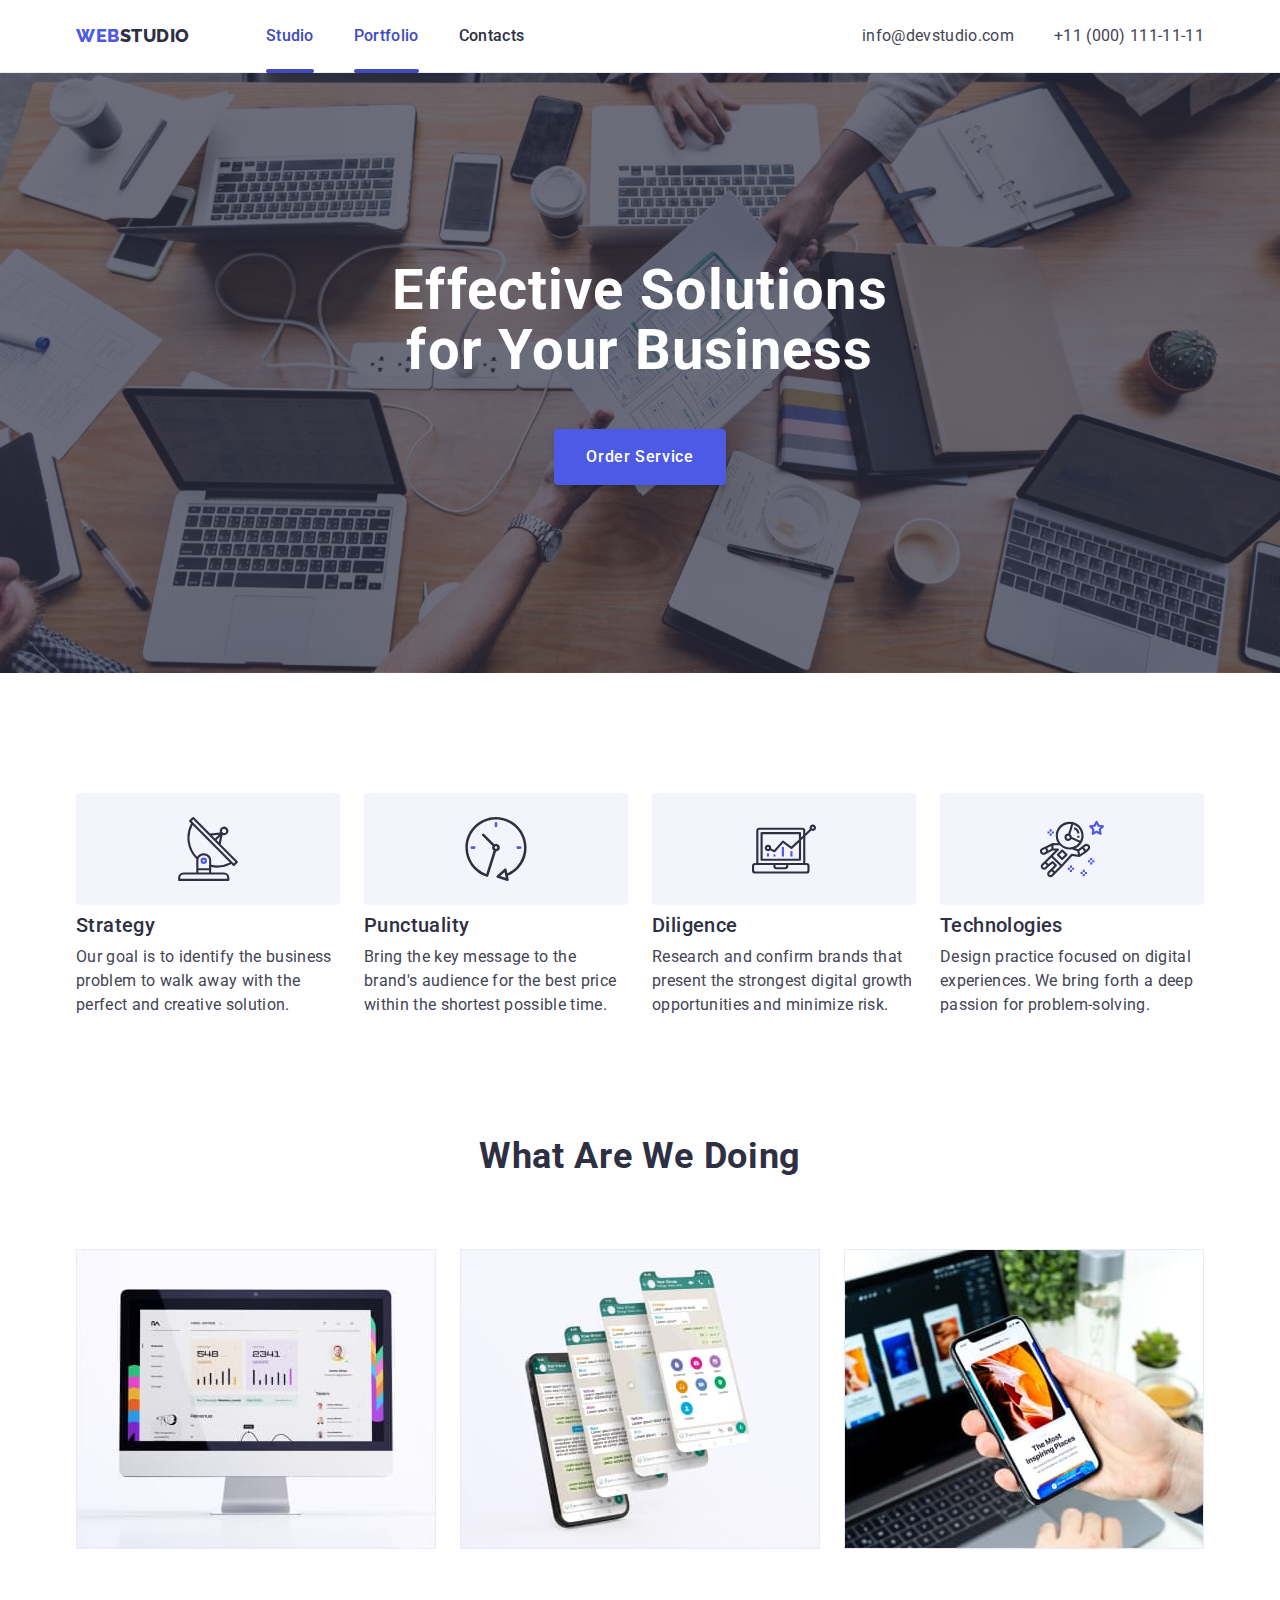
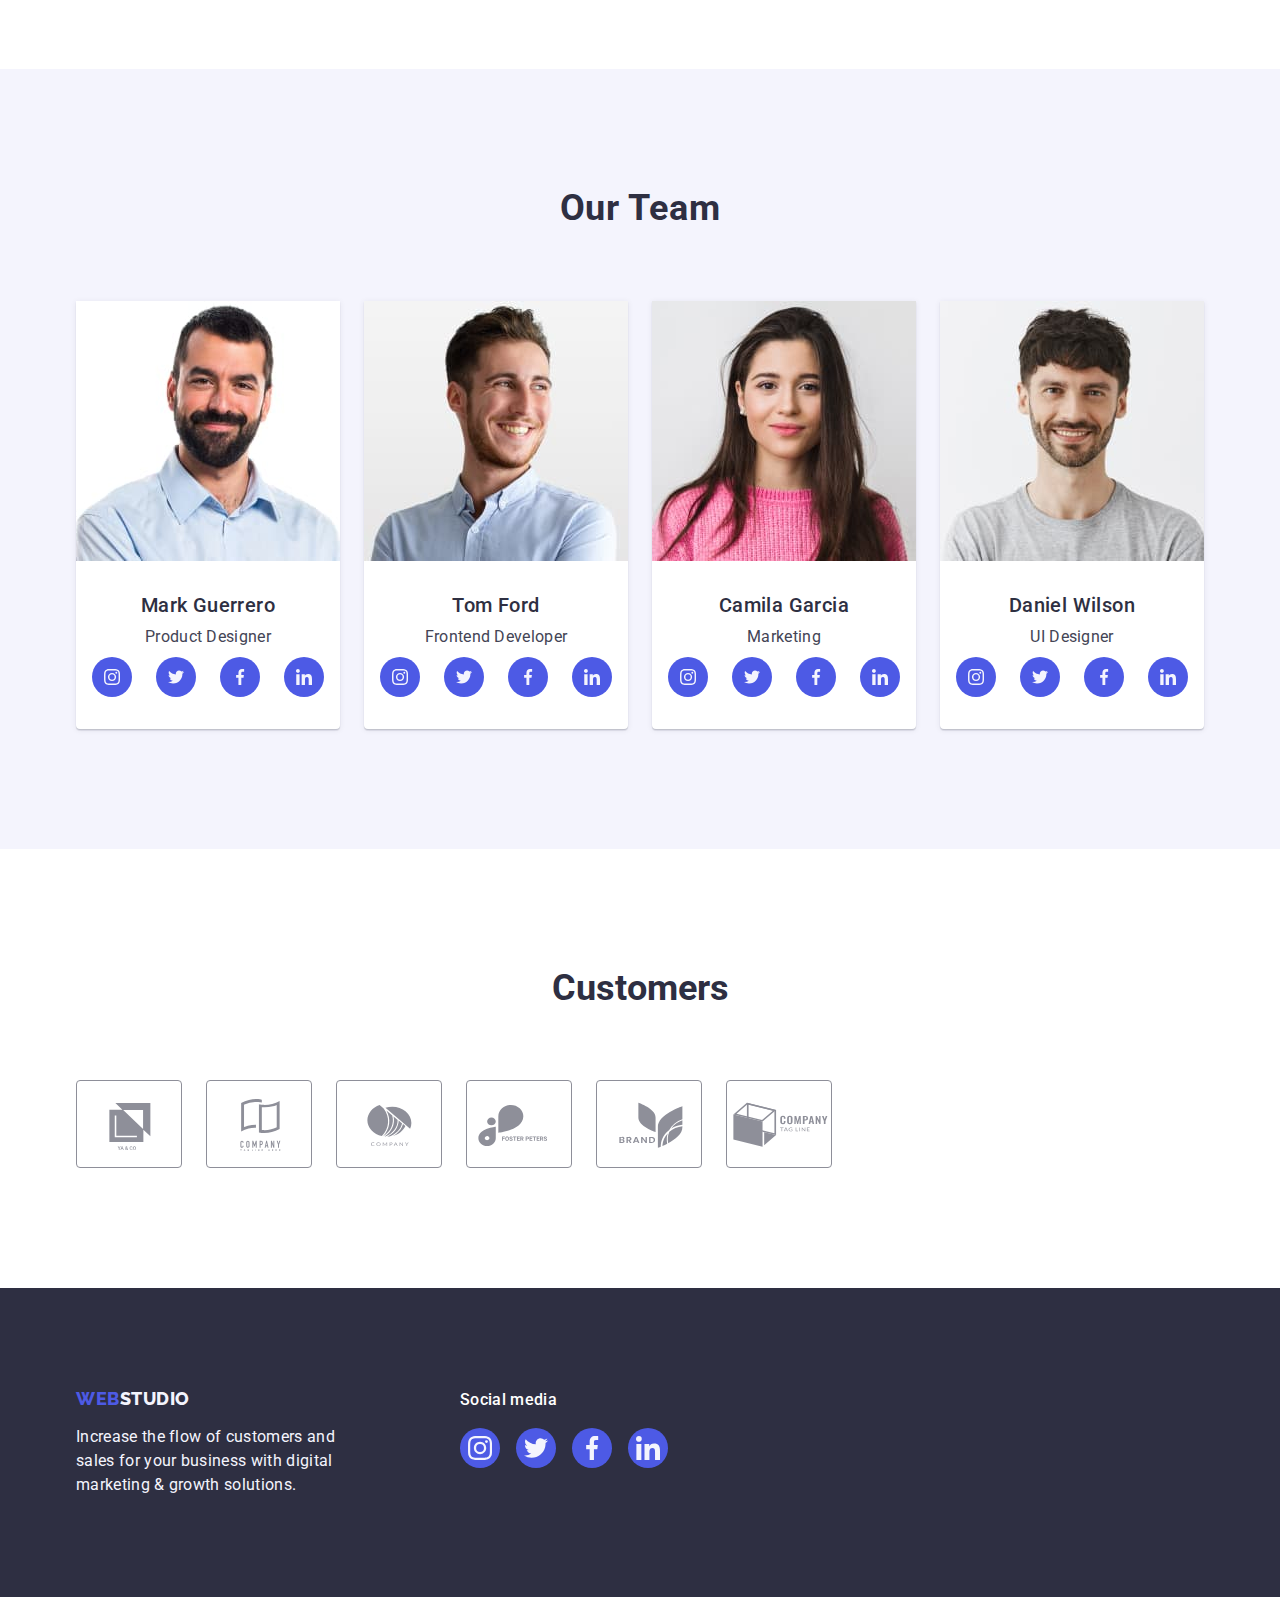
<file: index.html>
<!DOCTYPE html>
<html lang="en">
  <head>
    <meta charset="UTF-8" />
    <meta http-equiv="X-UA-Compatible" content="IE=edge" />
    <meta name="viewport" content="width=device-width, initial-scale=1.0" />
    <title>Studio</title>
    <link rel="preconnect" href="https://fonts.googleapis.com" />
    <link rel="preconnect" href="https://fonts.gstatic.com" crossorigin />
    <link
      href="https://fonts.googleapis.com/css2?family=Raleway:wght@800&family=Roboto:wght@400;500;700;900&display=swap"
      rel="stylesheet"
    />
    <link
      rel="stylesheet"
      href="https://cdn.jsdelivr.net/npm/modern-normalize@1.1.0/modern-normalize.min.css"
    />
    <link rel="stylesheet" href="./css/styles.css" />
  </head>
  <body>
    <!--Header-->
    <header class="page-header">
      <div class="container logo-part-container">
        <nav class="page-nav">
          <a class="logo link" href="./index.html"
            >Web<span class="logo-part link">Studio</span>
          </a>
          <ul class="menu list">
            <li class="menu-item">
              <a class="menu-list-item current link" href="./index.html">Studio</a>
            </li>
            <li class="menu-item">
              <a class="menu-list-item current link" href="./portfolio.html">Portfolio</a>
            </li>
            <li class="menu-item"><a class="menu-list-item link" href="">Contacts</a></li>
          </ul>
        </nav>
        <address class="contact-item-list">
          <ul class="menu list">
            <li>
              <a class="contact-item contact-mail link" href="mailto:info@devstudio.com"
                >info@devstudio.com</a
              >
            </li>
            <li><a class="contact-item link" href="tel:+110001111111">+11 (000) 111-11-11</a></li>
          </ul>
        </address>
      </div>
    </header>
    <!--Main-->
    <main>
      <section class="hero-block main-section">
        <div class="container">
          <h1 class="main-text">Effective Solutions for Your Business</h1>
          <button class="order-btn" type="button" data-modal-open>Order Service</button>
        </div>
      </section>
      <!--Section 1-->
      <section class="section">
        <div class="container">
          <h2 class="visually-hidden">Features</h2>
          <ul class="first-section-container list">
            <li class="first-section-container-item">
              <div class="first-section-icon-container">
                <svg aria-label="іконка антена" width="64" height="64">
                  <use href="./images/icons.svg#icon-antenna"></use>
                </svg>
              </div>
              <h3 class="feature-name">Strategy</h3>
              <p class="feature-descr">
                Our goal is to identify the business problem to walk away with the perfect and
                creative solution.
              </p>
            </li>
            <li class="first-section-container-item">
              <div class="first-section-icon-container">
                <svg aria-label="іконка годинник" width="64" height="64">
                  <use href="./images/icons.svg#icon-clock"></use>
                </svg>
              </div>
              <h3 class="feature-name">Punctuality</h3>
              <p class="feature-descr">
                Bring the key message to the brand's audience for the best price within the shortest
                possible time.
              </p>
            </li>
            <li class="first-section-container-item">
              <div class="first-section-icon-container">
                <svg aria-label="іконка діаграма" width="64" height="64">
                  <use href="./images/icons.svg#icon-diagram"></use>
                </svg>
              </div>
              <h3 class="feature-name">Diligence</h3>
              <p class="feature-descr">
                Research and confirm brands that present the strongest digital growth opportunities
                and minimize risk.
              </p>
            </li>
            <li class="first-section-container-item">
              <div class="first-section-icon-container">
                <svg aria-label="іконка астронавта" width="64" height="64">
                  <use href="./images/icons.svg#icon-astronaut"></use>
                </svg>
              </div>
              <h3 class="feature-name">Technologies</h3>
              <p class="feature-descr">
                Design practice focused on digital experiences. We bring forth a deep passion for
                problem-solving.
              </p>
            </li>
          </ul>
        </div>
      </section>

      <!--Section 2-->
      <section class="second-section">
        <div class="container">
          <h2 class="title">What are we doing</h2>
          <ul class="list title-item-container">
            <li class="second-section-card">
              <img class="card-item-style" src="./images/img1.jpg" alt="comp" width="360" />
            </li>
            <li class="second-section-card">
              <img class="card-item-style" src="./images/img2.jpg" alt="screen" width="360" />
            </li>
            <li class="second-section-card">
              <img class="card-item-style" src="./images/img3.jpg" alt="comp-screen" width="360" />
            </li>
          </ul>
        </div>
      </section>

      <!--Section 3-->
      <section class="team-card section">
        <div class="container">
          <h2 class="title">Our Team</h2>
          <ul class="list team-card-container">
            <li class="team">
              <img src="./images/mark.jpg" alt="mark" width="264" />
              <div class="team-description">
                <h3 class="team-name">Mark Guerrero</h3>
                <p class="team-position">Product Designer</p>
                <ul class="social-list list">
                  <li class="social-list-item">
                    <a href="" class="social-list-link">
                      <svg
                        class="social-list-icon"
                        aria-label="іконка інстаграму"
                        width="16"
                        height="16"
                      >
                        <use href="./images/icons.svg#icon-instagram"></use>
                      </svg>
                    </a>
                  </li>
                  <li class="social-list-item">
                    <a href="" class="social-list-link">
                      <svg
                        class="social-list-icon"
                        aria-label="іконка твітера"
                        width="16"
                        height="16"
                      >
                        <use href="./images/icons.svg#icon-twitter"></use>
                      </svg>
                    </a>
                  </li>
                  <li class="social-list-item">
                    <a href="" class="social-list-link">
                      <svg
                        class="social-list-icon"
                        aria-label="іконка фейсбука"
                        width="16"
                        height="16"
                      >
                        <use href="./images/icons.svg#icon-facebook"></use>
                      </svg>
                    </a>
                  </li>
                  <li class="social-list-item">
                    <a href="" class="social-list-link">
                      <svg
                        class="social-list-icon"
                        aria-label="іконка лінкедина"
                        width="16"
                        height="16"
                      >
                        <use href="./images/icons.svg#icon-linkedin"></use>
                      </svg>
                    </a>
                  </li>
                </ul>
              </div>
            </li>
            <li class="team">
              <img src="./images/tom.jpg" alt="tom" width="264" />
              <div class="team-description">
                <h3 class="team-name">Tom Ford</h3>
                <p class="team-position">Frontend Developer</p>
                <ul class="social-list list">
                  <li class="social-list-item">
                    <a href="" class="social-list-link">
                      <svg
                        class="social-list-icon"
                        aria-label="іконка інстаграму"
                        width="16"
                        height="16"
                      >
                        <use href="./images/icons.svg#icon-instagram"></use>
                      </svg>
                    </a>
                  </li>
                  <li class="social-list-item">
                    <a href="" class="social-list-link">
                      <svg
                        class="social-list-icon"
                        aria-label="іконка твітера"
                        width="16"
                        height="16"
                      >
                        <use href="./images/icons.svg#icon-twitter"></use>
                      </svg>
                    </a>
                  </li>
                  <li class="social-list-item">
                    <a href="" class="social-list-link">
                      <svg
                        class="social-list-icon"
                        aria-label="іконка фейсбука"
                        width="16"
                        height="16"
                      >
                        <use href="./images/icons.svg#icon-facebook"></use>
                      </svg>
                    </a>
                  </li>
                  <li class="social-list-item">
                    <a href="" class="social-list-link">
                      <svg
                        class="social-list-icon"
                        aria-label="іконка лінкедина"
                        width="16"
                        height="16"
                      >
                        <use href="./images/icons.svg#icon-linkedin"></use>
                      </svg>
                    </a>
                  </li>
                </ul>
              </div>
            </li>
            <li class="team">
              <img src="./images/kamila.jpg" alt="kamila" width="264" />
              <div class="team-description">
                <h3 class="team-name">Camila Garcia</h3>
                <p class="team-position">Marketing</p>
                <ul class="social-list list">
                  <li class="social-list-item">
                    <a href="" class="social-list-link">
                      <svg
                        class="social-list-icon"
                        aria-label="іконка інстаграму"
                        width="16"
                        height="16"
                      >
                        <use href="./images/icons.svg#icon-instagram"></use>
                      </svg>
                    </a>
                  </li>
                  <li class="social-list-item">
                    <a href="" class="social-list-link">
                      <svg
                        class="social-list-icon"
                        aria-label="іконка твітера"
                        width="16"
                        height="16"
                      >
                        <use href="./images/icons.svg#icon-twitter"></use>
                      </svg>
                    </a>
                  </li>
                  <li class="social-list-item">
                    <a href="" class="social-list-link">
                      <svg
                        class="social-list-icon"
                        aria-label="іконка фейсбука"
                        width="16"
                        height="16"
                      >
                        <use href="./images/icons.svg#icon-facebook"></use>
                      </svg>
                    </a>
                  </li>
                  <li class="social-list-item">
                    <a href="" class="social-list-link">
                      <svg
                        class="social-list-icon"
                        aria-label="іконка лінкедина"
                        width="16"
                        height="16"
                      >
                        <use href="./images/icons.svg#icon-linkedin"></use>
                      </svg>
                    </a>
                  </li>
                </ul>
              </div>
            </li>
            <li class="team">
              <img src="./images/daniel.jpg" alt="daniel" width="264" />
              <div class="team-description">
                <h3 class="team-name">Daniel Wilson</h3>
                <p class="team-position">UI Designer</p>
                <ul class="social-list list">
                  <li class="social-list-item">
                    <a href="" class="social-list-link">
                      <svg
                        class="social-list-icon"
                        aria-label="іконка інстаграму"
                        width="16"
                        height="16"
                      >
                        <use href="./images/icons.svg#icon-instagram"></use>
                      </svg>
                    </a>
                  </li>
                  <li class="social-list-item">
                    <a href="" class="social-list-link">
                      <svg
                        class="social-list-icon"
                        aria-label="іконка твітера"
                        width="16"
                        height="16"
                      >
                        <use href="./images/icons.svg#icon-twitter"></use>
                      </svg>
                    </a>
                  </li>
                  <li class="social-list-item">
                    <a href="" class="social-list-link">
                      <svg
                        class="social-list-icon"
                        aria-label="іконка фейсбука"
                        width="16"
                        height="16"
                      >
                        <use href="./images/icons.svg#icon-facebook"></use>
                      </svg>
                    </a>
                  </li>
                  <li class="social-list-item">
                    <a href="" class="social-list-link">
                      <svg
                        class="social-list-icon"
                        aria-label="іконка лінкедина"
                        width="16"
                        height="16"
                      >
                        <use href="./images/icons.svg#icon-linkedin"></use>
                      </svg>
                    </a>
                  </li>
                </ul>
              </div>
            </li>
          </ul>
        </div>
      </section>
      <!-- Customers -->
      <section class="section-customers">
        <div class="container">
          <h2 class="title-customers">Customers</h2>
          <ul class="customers-icon list">
            <li class="customers-icon-list link">
              <a class="customers-list-link" href="">
                <svg
                  class="customers-list-icon"
                  aria-label="іконка лого я енд ко"
                  width="104"
                  height="56"
                >
                  <use href="./images/icons.svg#icon-logo-ya"></use>
                </svg>
              </a>
            </li>
            <li class="customers-icon-list link">
              <a href="" class="customers-list-link">
                <svg
                  class="customers-list-icon"
                  aria-label="іконка лого танглайн"
                  width="104"
                  height="56"
                >
                  <use href="./images/icons.svg#icon-logo-tagline-here"></use>
                </svg>
              </a>
            </li>
            <li class="customers-icon-list link">
              <a href="" class="customers-list-link">
                <svg
                  class="customers-list-icon"
                  aria-label="іконка компани"
                  width="104"
                  height="56"
                >
                  <use href="./images/icons.svg#icon-logo-comp"></use>
                </svg>
              </a>
            </li>
            <li class="customers-icon-list link">
              <a href="" class="customers-list-link">
                <svg
                  class="customers-list-icon"
                  aria-label="іконка лого фустер"
                  width="104"
                  height="56"
                >
                  <use href="./images/icons.svg#icon-logo-foster"></use>
                </svg>
              </a>
            </li>
            <li class="customers-icon-list link">
              <a href="" class="customers-list-link">
                <svg
                  class="customers-list-icon"
                  aria-label="іконка лого бренд"
                  width="104"
                  height="56"
                >
                  <use href="./images/icons.svg#icon-logo-brand"></use>
                </svg>
              </a>
            </li>
            <li class="customers-icon-list link">
              <a href="" class="customers-list-link">
                <svg
                  class="customers-list-icon"
                  aria-label="іконка таглайн"
                  width="104"
                  height="56"
                >
                  <use href="./images/icons.svg#icon-logo-tagline"></use>
                </svg>
              </a>
            </li>
          </ul>
        </div>
      </section>
    </main>

    <!--Footer-->
    <footer class="footer-style">
      <div class="container main-footer-container">
        <div class="footer-container">
          <a class="logo-footer link" href="./index.html"
            >Web<span class="logo-part-secondary link">Studio</span>
          </a>
          <p class="footer-content">
            Increase the flow of customers and sales for your business with digital marketing &
            growth solutions.
          </p>
        </div>
        <div class="footer-social-container">
          <p class="footer-social-title">Social media</p>
          <ul class="footer-social-list list">
            <li class="social-list-item">
              <a href="" class="footer-social-list-link">
                <svg class="social-list-icon" aria-label="іконка інстаграму" width="24" height="24">
                  <use href="./images/icons.svg#icon-instagram"></use>
                </svg>
              </a>
            </li>
            <li class="social-list-item">
              <a href="" class="footer-social-list-link">
                <svg class="social-list-icon" aria-label="іконка твітера" width="24" height="24">
                  <use href="./images/icons.svg#icon-twitter"></use>
                </svg>
              </a>
            </li>
            <li class="social-list-item">
              <a href="" class="footer-social-list-link">
                <svg class="social-list-icon" aria-label="іконка фейсбука" width="24" height="24">
                  <use href="./images/icons.svg#icon-facebook"></use>
                </svg>
              </a>
            </li>
            <li class="social-list-item">
              <a href="" class="footer-social-list-link">
                <svg class="social-list-icon" aria-label="іконка лінкедина" width="24" height="24">
                  <use href="./images/icons.svg#icon-linkedin"></use>
                </svg>
              </a>
            </li>
          </ul>
        </div>
      </div>
    </footer>
    <div class="backdrop is-hidden" data-modal>
      <div class="modal">
        <button type="button" class="modal-close-btn" data-modal-close>
          <svg class="modal-close-icon" width="8" height="8">
            <use href="./images/icons.svg#icon-close"></use>
          </svg>
        </button>
      </div>
    </div>
    <script src="./js/modal.js"></script>
  </body>
</html>
</file>
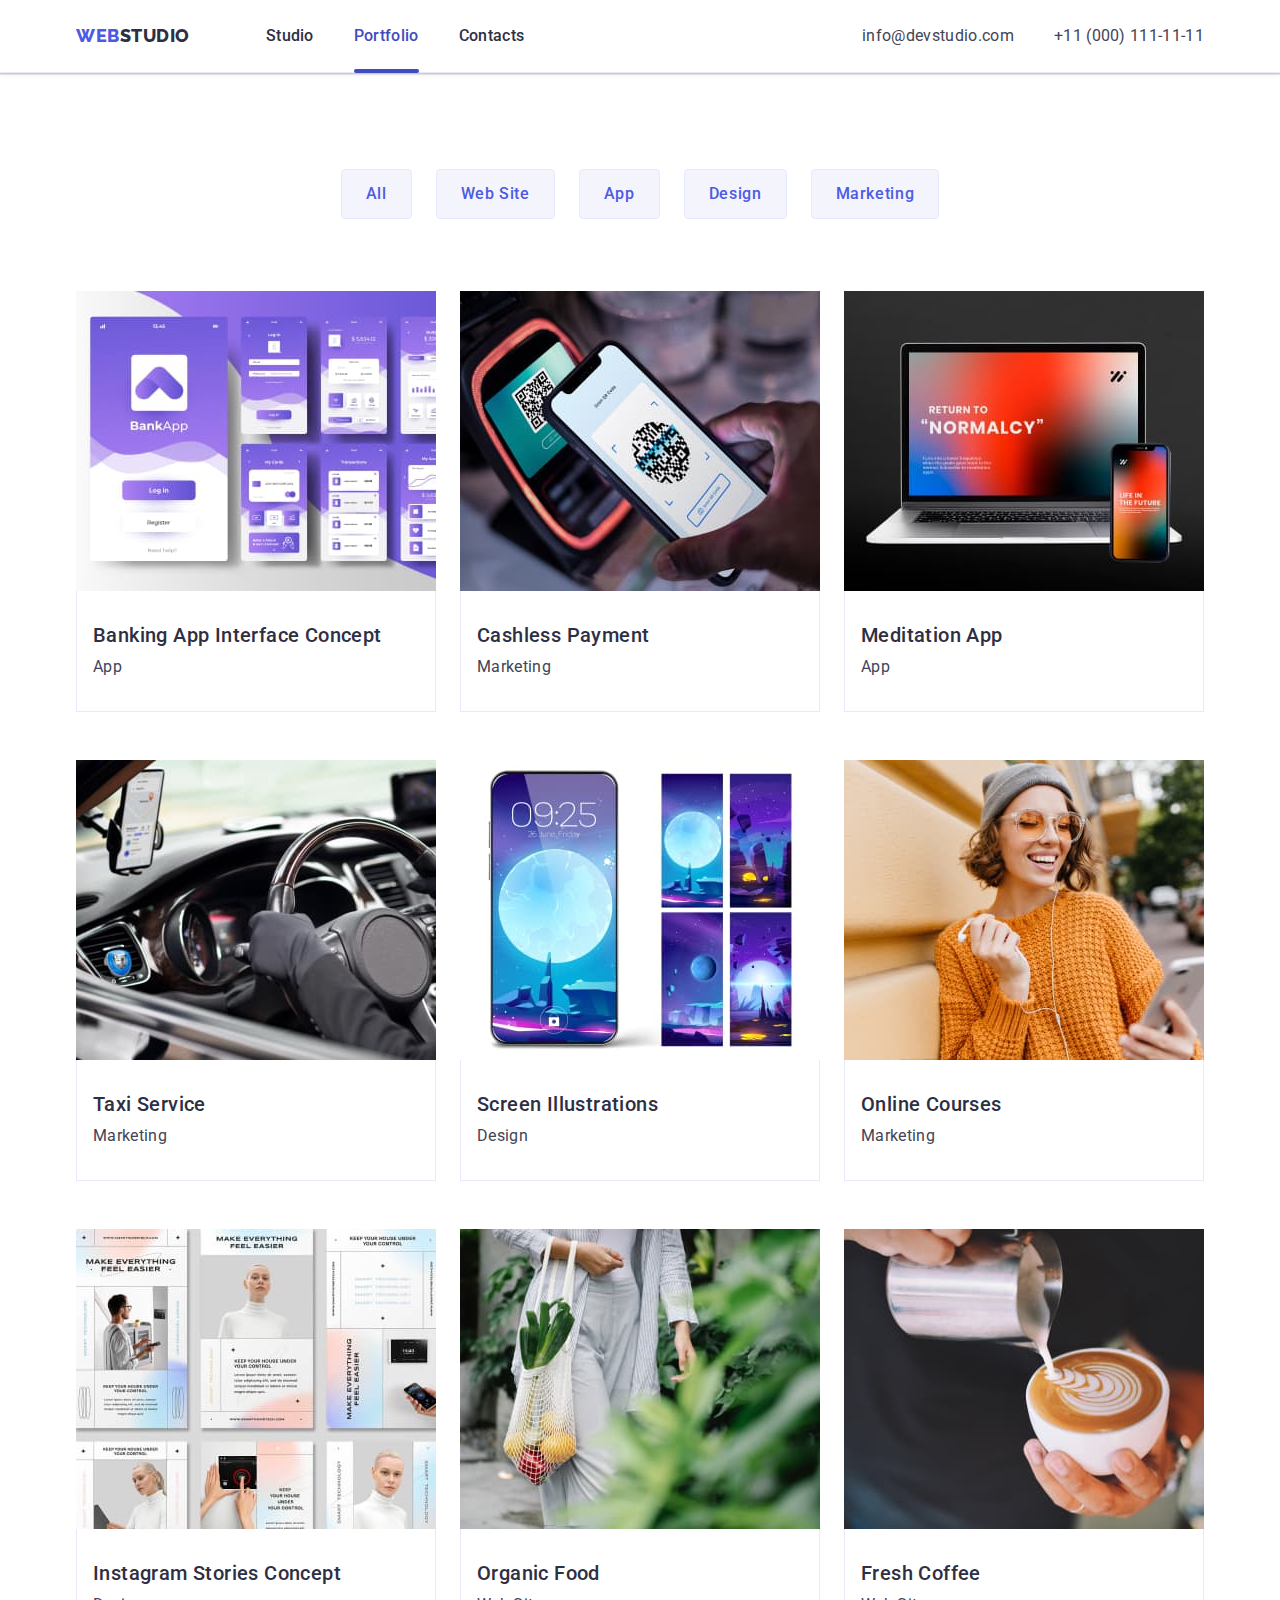
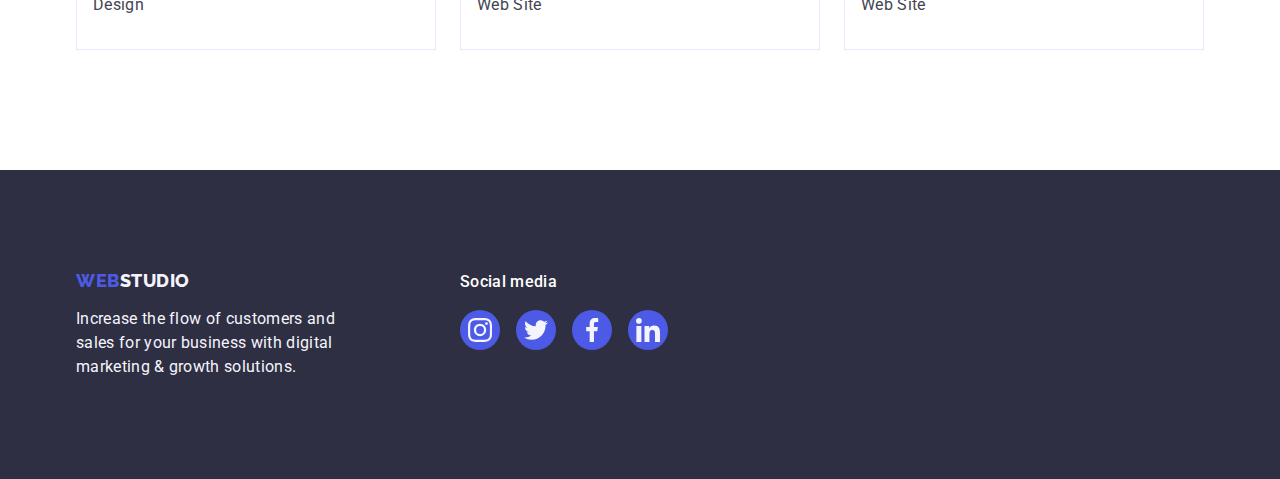
<file: portfolio.html>
<!DOCTYPE html>
<html lang="en">
  <head>
    <meta charset="UTF-8" />
    <meta http-equiv="X-UA-Compatible" content="IE=edge" />
    <meta name="viewport" content="width=device-width, initial-scale=1.0" />
    <title>Portfolio</title>
    <link rel="preconnect" href="https://fonts.googleapis.com" />
    <link rel="preconnect" href="https://fonts.gstatic.com" crossorigin />
    <link
      href="https://fonts.googleapis.com/css2?family=Raleway:wght@800&family=Roboto:wght@400;500;700;900&display=swap"
      rel="stylesheet"
    />
    <link
      rel="stylesheet"
      href="https://cdn.jsdelivr.net/npm/modern-normalize@1.1.0/modern-normalize.min.css"
    />
    <link rel="stylesheet" href="./css/styles.css" />
  </head>
  <body>
    <!--Header-->
    <header class="page-header">
      <div class="container logo-part-container">
        <nav class="page-nav">
          <a class="logo link" href="./index.html"
            >Web<span class="logo-part link">Studio</span>
          </a>
          <ul class="menu list">
            <li class="menu-item">
              <a class="menu-list-item link" href="./index.html">Studio</a>
            </li>
            <li class="menu-item">
              <a class="menu-list-item current link" href="./portfolio.html">Portfolio</a>
            </li>
            <li class="menu-item"><a class="menu-list-item link" href="">Contacts</a></li>
          </ul>
        </nav>
        <address class="contact-item-list">
          <ul class="menu list">
            <li>
              <a class="contact-item link" href="mailto:info@devstudio.com">info@devstudio.com</a>
            </li>
            <li><a class="contact-item link" href="tel:+110001111111">+11 (000) 111-11-11</a></li>
          </ul>
        </address>
      </div>
    </header>
    <!-- Main -->
    <main>
      <section class="section-portfolio">
        <div class="container">
          <h1 class="visually-hidden">Portfolio</h1>
          <ul class="list main-nav-item">
            <li><button class="main-nav" type="button">All</button></li>
            <li><button class="main-nav" type="button">Web Site</button></li>
            <li><button class="main-nav" type="button">App</button></li>
            <li><button class="main-nav" type="button">Design</button></li>
            <li><button class="main-nav" type="button">Marketing</button></li>
          </ul>
          <!--Section 1-->
          <ul class="list card-section">
            <li class="card-section-item">
              <a class="link card-section-link" href="">
                <div class="card-section-img-wrapper">
                  <img src="./images/one/banking.jpg" alt="banking" width="360" />
                  <p class="overlay">
                    14 Stylish and User-Friendly App Design Concepts · Task Manager App · Calorie
                    Tracker App · Exotic Fruit Ecommerce App · Cloud Storage App
                  </p>
                </div>
                <div class="card-style">
                  <h2 class="card-desc">Banking App Interface Concept</h2>
                  <p class="card-link">App</p>
                </div>
              </a>
            </li>
            <li class="card-section-item">
              <a class="link card-section-link" href="">
                <div class="card-section-img-wrapper">
                  <img src="./images/one/cashless.jpg" alt="cashless" width="360" />
                  <p class="overlay">
                    14 Stylish and User-Friendly App Design Concepts · Task Manager App · Calorie
                    Tracker App · Exotic Fruit Ecommerce App · Cloud Storage App
                  </p>
                </div>
                <div class="card-style">
                  <h2 class="card-desc">Cashless Payment</h2>
                  <p class="card-link">Marketing</p>
                </div>
              </a>
            </li>
            <li class="card-section-item">
              <a class="link card-section-link" href="">
                <div class="card-section-img-wrapper">
                  <img src="./images/one/meditation.jpg" alt="meditation" width="360" />
                  <p class="overlay">
                    14 Stylish and User-Friendly App Design Concepts · Task Manager App · Calorie
                    Tracker App · Exotic Fruit Ecommerce App · Cloud Storage App
                  </p>
                </div>
                <div class="card-style">
                  <h2 class="card-desc">Meditation App</h2>
                  <p class="card-link">App</p>
                </div>
              </a>
            </li>
            <li class="card-section-item">
              <a class="link card-section-link" href="">
                <div class="card-section-img-wrapper">
                  <img src="./images/two/taxi.jpg" alt="taxi" width="360" />
                  <p class="overlay">
                    14 Stylish and User-Friendly App Design Concepts · Task Manager App · Calorie
                    Tracker App · Exotic Fruit Ecommerce App · Cloud Storage App
                  </p>
                </div>
                <div class="card-style">
                  <h2 class="card-desc">Taxi Service</h2>
                  <p class="card-link">Marketing</p>
                </div></a
              >
            </li>
            <li class="card-section-item">
              <a class="link card-section-link" href="">
                <div class="card-section-img-wrapper">
                  <img src="./images/two/screen.jpg" alt="screen" width="360" />
                  <p class="overlay">
                    14 Stylish and User-Friendly App Design Concepts · Task Manager App · Calorie
                    Tracker App · Exotic Fruit Ecommerce App · Cloud Storage App
                  </p>
                </div>
                <div class="card-style">
                  <h2 class="card-desc">Screen Illustrations</h2>
                  <p class="card-link">Design</p>
                </div></a
              >
            </li>
            <li class="card-section-item">
              <a class="link card-section-link" href="">
                <div class="card-section-img-wrapper">
                  <img src="./images/two/girl.jpg" alt="girl" width="360" />
                  <p class="overlay">
                    14 Stylish and User-Friendly App Design Concepts · Task Manager App · Calorie
                    Tracker App · Exotic Fruit Ecommerce App · Cloud Storage App
                  </p>
                </div>
                <div class="card-style">
                  <h2 class="card-desc">Online Courses</h2>
                  <p class="card-link">Marketing</p>
                </div></a
              >
            </li>
            <li class="card-section-item">
              <a class="link card-section-link" href="">
                <div class="card-section-img-wrapper">
                  <img src="./images/three/Instagram.jpg" alt="instagram" width="360" />
                  <p class="overlay">
                    14 Stylish and User-Friendly App Design Concepts · Task Manager App · Calorie
                    Tracker App · Exotic Fruit Ecommerce App · Cloud Storage App
                  </p>
                </div>
                <div class="card-style">
                  <h2 class="card-desc">Instagram Stories Concept</h2>
                  <p class="card-link">Design</p>
                </div></a
              >
            </li>
            <li class="card-section-item">
              <a class="link card-section-link" href="">
                <div class="card-section-img-wrapper">
                  <img src="./images/three/food.jpg" alt="foog" width="360" />
                  <p class="overlay">
                    14 Stylish and User-Friendly App Design Concepts · Task Manager App · Calorie
                    Tracker App · Exotic Fruit Ecommerce App · Cloud Storage App
                  </p>
                </div>
                <div class="card-style">
                  <h2 class="card-desc">Organic Food</h2>
                  <p class="card-link">Web Site</p>
                </div></a
              >
            </li>
            <li class="card-section-item">
              <a class="link card-section-link" href="">
                <div class="card-section-img-wrapper">
                  <img src="./images/three/coffee.jpg" alt="coffee" width="360" />
                  <p class="overlay">
                    14 Stylish and User-Friendly App Design Concepts · Task Manager App · Calorie
                    Tracker App · Exotic Fruit Ecommerce App · Cloud Storage App
                  </p>
                </div>
                <div class="card-style">
                  <h2 class="card-desc">Fresh Coffee</h2>
                  <p class="card-link">Web Site</p>
                </div></a
              >
            </li>
          </ul>
        </div>
      </section>
    </main>

    <!--Footer-->
    <footer class="footer-style">
      <div class="container main-footer-container">
        <div class="footer-container">
          <a class="logo-footer link" href="./index.html"
            >Web<span class="logo-part-secondary link">Studio</span>
          </a>
          <p class="footer-content">
            Increase the flow of customers and sales for your business with digital marketing &
            growth solutions.
          </p>
        </div>
        <div class="footer-social-container">
          <p class="footer-social-title">Social media</p>
          <ul class="footer-social-list list">
            <li class="social-list-item">
              <a href="" class="footer-social-list-link">
                <svg class="social-list-icon" aria-label="іконка інстаграму" width="24" height="24">
                  <use href="./images/icons.svg#icon-instagram"></use>
                </svg>
              </a>
            </li>
            <li class="social-list-item">
              <a href="" class="footer-social-list-link">
                <svg class="social-list-icon" aria-label="іконка твітера" width="24" height="24">
                  <use href="./images/icons.svg#icon-twitter"></use>
                </svg>
              </a>
            </li>
            <li class="social-list-item">
              <a href="" class="footer-social-list-link">
                <svg class="social-list-icon" aria-label="іконка фейсбука" width="24" height="24">
                  <use href="./images/icons.svg#icon-facebook"></use>
                </svg>
              </a>
            </li>
            <li class="social-list-item">
              <a href="" class="footer-social-list-link">
                <svg class="social-list-icon" aria-label="іконка лінкедина" width="24" height="24">
                  <use href="./images/icons.svg#icon-linkedin"></use>
                </svg>
              </a>
            </li>
          </ul>
        </div>
      </div>
    </footer>
  </body>
</html>
</file>
<file: css/styles.css>
:root {
  --font-family: 'Roboto', sans-serif;
  --secondary-font-family: 'Raleway', sans-serif;
  --main-color: #ffffff;
  --primary-background-color-theme-dark: #2e2f42;
  --accent-color: #404bbf;
  --primary-text-color-theme-dark: #434455;
  --btn-border-color: #9747ff;
  --secondary-text-color-theme-light: #f4f4fd;
  --btn-border-color-light: #e7e9fc;
  --secondary-text-color-theme-dark: #4d5ae5;
  --icon-color: #8e8f99;
  --transition-duration-function: 250ms cubic-bezier(0.4, 0, 0.2, 1);
}

body {
  font-family: var(--font-family);
  color: var(--primary-text-color-theme-dark);
  background-color: var(--main-color);
}
.list {
  list-style: none;
}
.link {
  text-decoration: none;
}
button {
  cursor: pointer;
}
h1,
h2,
h3,
p {
  margin-top: 0;
  margin-bottom: 0;
}
ul,
ol {
  margin-top: 0;
  margin-bottom: 0;
  padding-left: 0;
}
img {
  display: block;
}
.container {
  width: 1158px;
  margin: auto;
  padding-left: 15px;
  padding-right: 15px;
}
.section {
  padding-top: 120px;
  padding-bottom: 120px;
}
.visually-hidden {
  position: absolute;
  width: 1px;
  height: 1px;
  margin: -1px;
  border: 0;
  padding: 0;
  white-space: nowrap;
  clip-path: inset(100%);
  clip: rect(0 0 0 0);
  overflow: hidden;
}

/* Header */
.logo-part-container {
  display: flex;
  align-items: center;
}
.page-header {
  border-bottom: 1px solid #e7e9fc;
  box-shadow: 0px 2px 1px rgba(46, 47, 66, 0.08), 0px 1px 1px rgba(46, 47, 66, 0.16),
    0px 1px 6px rgba(46, 47, 66, 0.08);
}
.logo {
  font-family: 'Raleway', sans-serif;
  font-weight: 800;
  font-size: 18px;
  line-height: 1.17;
  letter-spacing: 0.03em;
  text-transform: uppercase;
  color: var(--secondary-text-color-theme-dark);
  margin-right: 76px;
}
.logo-part {
  color: var(--primary-background-color-theme-dark);
}
.page-nav {
  display: flex;
  align-items: center;
}
.menu {
  display: flex;
  gap: 40px;
}
.menu-list-item.current {
  color: #404bbf;
  position: relative;
}
.current::after {
  content: '';
  width: 100%;
  height: 4px;
  background-color: var(--accent-color);
  border-radius: 2px;
  bottom: -1px;
  left: 0px;
  display: block;
  position: absolute;
}
.menu-list-item {
  font-weight: 500;
  font-size: 16px;
  line-height: 1.5;
  letter-spacing: 0.02em;
  color: var(--primary-background-color-theme-dark);
  padding: 24px 0;
  display: block;
  position: relative;
  transition: color var(--transition-duration-function);
}
.menu-list-item:hover,
.menu-list-item:focus {
  color: var(--accent-color);
}
.contact-item-list {
  font-style: normal;
  margin-left: auto;
}
.contact-item {
  font-style: normal;
  font-weight: 400;
  font-size: 16px;
  line-height: 1.5;
  letter-spacing: 0.02em;
  color: var(--primary-text-color-theme-dark);
  transition: color 250ms cubic-bezier(0.4, 0, 0.2, 1);
}

.contact-item:hover,
.contact-item:focus {
  color: var(--accent-color);
}

/* Main Studio*/
.main-section {
  margin-left: auto;
  margin-right: auto;
}
.hero-block {
  background-color: var(--primary-background-color-theme-dark);
  padding-top: 188px;
  padding-bottom: 188px;
  background-image: linear-gradient(rgba(46, 47, 66, 0.7), rgba(46, 47, 66, 0.7)),
    url(../images/people-office.jpg);
  background-repeat: no-repeat;
  background-position: center;
  background-size: cover;
  max-width: 1440px;
}

.main-text {
  font-weight: 700;
  font-size: 56px;
  line-height: 1.07;
  text-align: center;
  letter-spacing: 0.02em;
  color: var(--main-color);
  margin-left: auto;
  margin-right: auto;
  max-width: 496px;
}
.order-btn {
  font-family: inherit;
  font-weight: 500;
  font-size: 16px;
  line-height: 1.5;
  letter-spacing: 0.04em;
  color: var(--main-color);
  background-color: var(--secondary-text-color-theme-dark);
  box-shadow: 0px 4px 4px rgba(0, 0, 0, 0.15);
  border-radius: 4px;
  padding: 16px 32px 16px 32px;
  display: block;
  list-style: none;
  min-width: 169px;
  height: 56px;
  margin-left: auto;
  margin-right: auto;
  margin-top: 48px;
  border: none;
  transition: background-color 250ms cubic-bezier(0.4, 0, 0.2, 1);
}

.order-btn:hover,
.order-btn:focus {
  background-color: var(--accent-color);
}
/* Section 1 */
.feature-name {
  font-weight: 500;
  font-size: 20px;
  line-height: 1.2;
  letter-spacing: 0.02em;
  color: var(--primary-background-color-theme-dark);
  margin-bottom: 8px;
  margin-top: 0;
}
.feature-descr {
  font-size: 16px;
  line-height: 1.5;
  letter-spacing: 0.02em;
  color: var(--primary-text-color-theme-dark);
}
.first-section-container-item {
  width: calc((100% - 72px) / 4);
}
.first-section-container {
  display: flex;
  gap: 24px;
}
.first-section-icon-container {
  display: flex;
  align-items: center;
  justify-content: center;
  height: 112px;
  background-color: #f4f4fd;
  border-radius: 4px;
  margin-bottom: 8px;
}

/* Section 2 */
.second-section {
  padding-bottom: 120px;
}

.title {
  font-weight: 700;
  font-size: 36px;
  line-height: 1.11;
  text-align: center;
  letter-spacing: 0.02em;
  text-transform: capitalize;
  color: var(--primary-background-color-theme-dark);
  padding: 0px;
  margin: 0px;
  margin-bottom: 72px;
}

.title-item-container {
  display: flex;
  flex-direction: row;
  justify-content: center;
  gap: 24px;
}
.second-section-card {
  width: calc((100% - 48px) / 3);
}
/* Section 3 */

.team-card {
  background-color: var(--secondary-text-color-theme-light);
}
.team {
  background-color: var(--main-color);
  box-shadow: 0px 1px 6px rgba(46, 47, 66, 0.08), 0px 1px 1px rgba(46, 47, 66, 0.16),
    0px 2px 1px rgba(46, 47, 66, 0.08);
  border-radius: 0px 0px 4px 4px;
  flex-basis: ((100%-3 * 24px)/4);
}

.team-name {
  font-weight: 500;
  font-size: 20px;
  line-height: 1.2;
  letter-spacing: 0.02em;
  color: var(--primary-background-color-theme-dark);
  margin-bottom: 8px;
  text-align: center;
}
.team-position {
  font-size: 16px;
  line-height: 1.5;
  letter-spacing: 0.02em;
  color: var(--primary-text-color-theme-dark);
  text-align: center;
  margin-bottom: 8px;
}
.team-card-container {
  display: flex;
  gap: 24px;
}
.team-description {
  padding: 32px 0;
}
.social-list {
  display: flex;
  justify-content: center;
  gap: 24px;
}

.social-list-link {
  display: flex;
  justify-content: center;
  align-items: center;
  width: 40px;
  height: 40px;
  border-radius: 50%;
  background-color: #4d5ae5;
  fill: #f4f4fd;
  transition: background-color var(--transition-duration-function);
}

.social-list-link:hover,
.social-list-link:focus {
  background-color: #404bbf;
}
/* Сustomers */
.section-customers {
  padding: 120px 0;
}
.title-customers {
  font-size: 36px;
  line-height: 1.1;
  color: var(--primary-background-color-theme-dark);
  text-align: center;
  margin-bottom: 72px;
}
.customers-icon {
  display: flex;
  gap: 24px;
}
.customers-icon-list {
  width: calc((100%-120px) / 6);
  height: 88px;
}
.customers-list-link {
  display: flex;
  justify-content: center;
  align-items: center;
  width: 100%;
  height: 100%;
  border-radius: 4px;
  border: 1px solid #8e8f99;
  color: var(--icon-color);
  transition: border-color 250ms cubic-bezier(0.4, 0, 0.2, 1),
    color 250ms cubic-bezier(0.4, 0, 0.2, 1);
}

.customers-list-link:hover,
.customers-list-link:focus {
  border-color: #404bbf;
  color: #404bbf;
}
.customers-list-icon {
  fill: currentColor;
}

/* Footer */
.logo-footer {
  font-family: 'Raleway', sans-serif;
  font-weight: 800;
  font-size: 18px;
  line-height: 1.17;
  letter-spacing: 0.03em;
  text-transform: uppercase;
  color: var(--secondary-text-color-theme-dark);
  display: inline-block;
  margin-bottom: 16px;
}
.footer-style {
  background-color: var(--primary-background-color-theme-dark);
  padding: 100px 0;
}
.main-footer-container {
  display: flex;
  align-items: baseline;
}
.footer-container {
  margin-right: 120px;
}
.footer-content {
  font-weight: 400;
  font-size: 16px;
  line-height: 1.5;
  letter-spacing: 0.02em;
  color: var(--secondary-text-color-theme-light);
  max-width: 264px;
}
.logo-part-secondary {
  color: var(--secondary-text-color-theme-light);
}
.footer-social-title {
  font-weight: 500;
  font-size: 16px;
  line-height: 1.5;
  letter-spacing: 0.02em;
  color: var(--main-color);
  margin-bottom: 16px;
}
.footer-social-container {
  display: inline-block;
}
.footer-social-list-link {
  display: flex;
  justify-content: center;
  align-items: center;
  width: 40px;
  height: 40px;
  border-radius: 50%;
  background-color: #4d5ae5;
  fill: #f4f4fd;
  transition: background-color var(--transition-duration-function);
}
.footer-social-list {
  display: flex;
  justify-content: center;
  gap: 16px;
}
.footer-social-list-link:hover,
.footer-social-list-link:focus {
  background-color: #31d0aa;
}
/* BACKDROP */
.backdrop {
  position: fixed;
  top: 0;
  left: 0;
  width: 100%;
  height: 100%;
  background-color: rgba(46, 47, 66, 0.4);
  transition: opacity 250ms cubic-bezier(0.4, 0, 0.2, 1),
    visibility 250ms cubic-bezier(0.4, 0, 0.2, 1);
}
.modal {
  position: absolute;
  top: 50%;
  left: 50%;
  transform: translate(-50%, -50%);
  width: 408px;
  min-height: 576px;
  background-color: #fcfcfc;
  border-radius: 4px;
  box-shadow: 0px 1px 1px rgba(0, 0, 0, 0.14), 0px 1px 3px rgba(0, 0, 0, 0.12),
    0px 2px 1px rgba(0, 0, 0, 0.2);
  transition: transform var(--transition-duration-function);
}
.modal-close-btn {
  position: absolute;
  top: 24px;
  right: 24px;
  display: flex;
  align-items: center;
  justify-content: center;
  background-color: #e7e9fc;
  border: 1px solid rgba(0, 0, 0, 0.1);
  border-radius: 50%;
  width: 24px;
  height: 24px;
  padding: 0;
  transition: background-color 250ms cubic-bezier(0.4, 0, 0.2, 1),
    border 250ms cubic-bezier(0.4, 0, 0.2, 1);
}
.modal-close-btn:hover,
.modal-close-btn:focus {
  background-color: #404bbf;
  border: none;
}
.is-hidden {
  opacity: 0;
  visibility: hidden;
  pointer-events: none;
}
.modal-close-icon {
  transition: fill 250ms cubic-bezier(0.4, 0, 0.2, 1);
}
.modal-close-icon:hover,
.modal-close-icon:focus {
  fill: #ffffff;
}

/* Main portfolio */
.section-portfolio {
  padding: 96px 0 120px;
}
.main-nav {
  font-weight: 500;
  font-size: 16px;
  line-height: 1.5;
  text-align: center;
  letter-spacing: 0.04em;
  color: var(--secondary-text-color-theme-dark);
  box-sizing: border-box;
  background-color: var(--secondary-text-color-theme-light);
  border: 1px solid var(--btn-border-color-light);
  border-radius: 4px;
  padding: 12px 24px;
  transition: color 250ms cubic-bezier(0.4, 0, 0.2, 1),
    background-color 250ms cubic-bezier(0.4, 0, 0.2, 1),
    border-color 250ms cubic-bezier(0.4, 0, 0.2, 1), box-shadow 250ms cubic-bezier(0.4, 0, 0.2, 1);
}
.main-nav:hover,
.main-nav:focus {
  background-color: var(--accent-color);
  color: var(--main-color);
  box-shadow: 0px 3px 1px rgba(0, 0, 0, 0.1), 0px 2px 1px rgba(0, 0, 0, 0.08),
    0px 2px 2px rgba(0, 0, 0, 0.12);
  border-color: transparent;
}
.main-nav-item {
  display: flex;
  flex-direction: row;
  align-items: flex-start;
  justify-content: center;
  gap: 24px;
  margin-bottom: 72px;
}

.card-desc {
  font-weight: 500;
  font-size: 20px;
  line-height: 1.2;
  letter-spacing: 0.02em;
  color: var(--primary-background-color-theme-dark);
  margin-bottom: 8px;
}
.card-link {
  font-size: 16px;
  line-height: 1.5;
  letter-spacing: 0.02em;
  color: var(--primary-text-color-theme-dark);
}
.card-section {
  padding-top: 0px;
  display: flex;
  column-gap: 24px;
  row-gap: 48px;
  flex-wrap: wrap;
}

.card-style {
  border: 1px solid var(--btn-border-color-light);
  padding: 32px 16px;
  border-top: none;
}
.card-section-item {
  flex-basis: calc((100% - 48px) / 3);
}

.card-section-link {
  display: block;
  transition: box-shadow 250ms cubic-bezier(0.4, 0, 0.2, 1);
}
.card-section-link:hover,
.card-section-link:focus {
  box-shadow: 0px 1px 6px rgba(46, 47, 66, 0.08), 0px 1px 1px rgba(46, 47, 66, 0.16),
    0px 2px 1px rgba(46, 47, 66, 0.08);
}
.overlay {
  background-color: var(--secondary-text-color-theme-dark);
  font-weight: 400;
  font-size: 16px;
  line-height: 1.5;
  letter-spacing: 0.02em;
  color: var(--secondary-text-color-theme-light);
  padding: 40px 32px;
  position: absolute;
  top: 0;
  left: 0;
  width: 100%;
  height: 100%;
  overflow: auto;
  transform: translate(0px, 100%);
  transition: transform 250ms cubic-bezier(0.4, 0, 0.2, 1);
}
.card-section-img-wrapper {
  position: relative;
  overflow: hidden;
}
.card-section-link:hover .overlay,
.card-section-link:focus .overlay {
  transform: translateY(0%);
}
</file>
